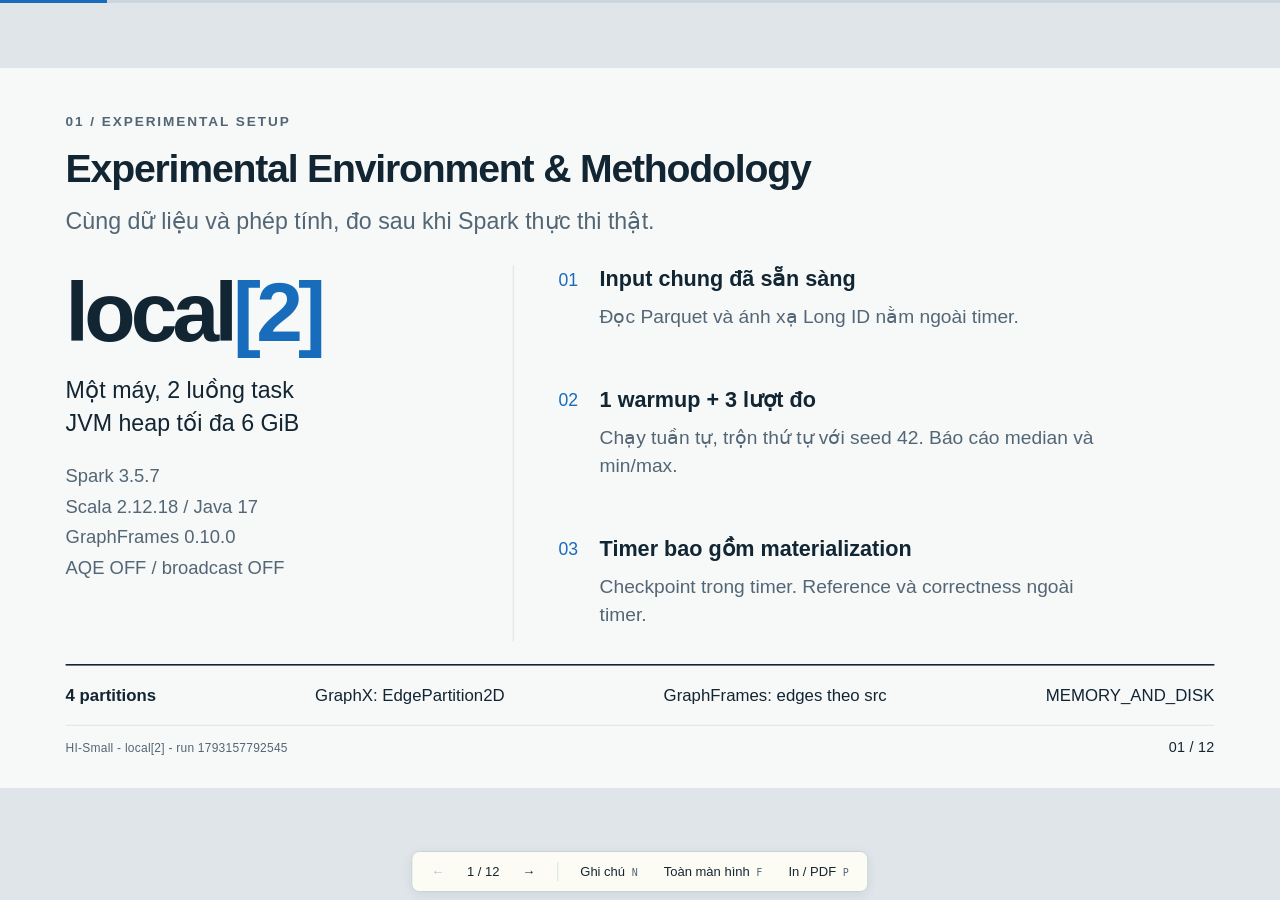
<file: presentation/index.html>
<!doctype html>
<html lang="vi"><head><meta charset="utf-8"><meta name="viewport" content="width=device-width, initial-scale=1"><meta name="color-scheme" content="light"><title>GraphX vs GraphFrames - Experimental Results</title><link rel="stylesheet" href="styles.css"><script defer src="assets/data.js"></script><script defer src="script.js"></script></head><body><main id="deck" aria-label="GraphX và GraphFrames, 12 slides">
<section class="slide active" id="slide-1" aria-label="Slide 1: Experimental Environment & Methodology" ><header><p class="eyebrow">01 / EXPERIMENTAL SETUP</p><h1>Experimental Environment & Methodology</h1><p class="lead">Cùng dữ liệu và phép tính, đo sau khi Spark thực thi thật.</p></header><div class="slide-content"><div class="setup"><div class="environment"><div class="big-label">local<span>[2]</span></div><p>Một máy, 2 luồng task<br>JVM heap tối đa 6 GiB</p><div class="runtime">Spark 3.5.7<br>Scala 2.12.18 / Java 17<br>GraphFrames 0.10.0<br>AQE OFF / broadcast OFF</div></div><div class="method"><div class="method-row"><b>01</b><div><h3>Input chung đã sẵn sàng</h3><p>Đọc Parquet và ánh xạ Long ID nằm ngoài timer.</p></div></div><div class="method-row"><b>02</b><div><h3>1 warmup + 3 lượt đo</h3><p>Chạy tuần tự, trộn thứ tự với seed 42. Báo cáo median và min/max.</p></div></div><div class="method-row"><b>03</b><div><h3>Timer bao gồm materialization</h3><p>Checkpoint trong timer. Reference và correctness ngoài timer.</p></div></div></div></div><div class="ribbon"><b>4 partitions</b><span>GraphX: EdgePartition2D</span><span>GraphFrames: edges theo src</span><span>MEMORY_AND_DISK</span></div></div><footer><span>HI-Small - local[2] - run 1793157792545</span><span>01 / 12</span></footer><aside class="speaker-notes">AQE và broadcast join đều tắt. GraphFrames vertices repartition theo id. Dọn cache workload mỗi lượt, giữ input chung. Hai implementation dùng chung JVM nên heap/RSS không phải peak RAM độc lập. Heap 6 GiB = 6.442.450.944 bytes. Không có cluster nhiều máy. Nguồn: notebook 03 cells 3, 7, 14, 31, 40 và environment.txt.</aside></section>

<section class="slide" id="slide-2" aria-label="Slide 2: Graph Scale & Benchmark Questions" inert><header><p class="eyebrow">01 / EXPERIMENTAL SETUP</p><h1>Graph Scale & Benchmark Questions</h1><p class="lead">Graph giao dịch giữ nguyên cạnh song song, không lấy mẫu.</p></header><div class="slide-content"><div class="scale"><div><strong>422,734</strong><span>tài khoản / vertices</span></div><div><strong>4,487,124</strong><span>giao dịch có hướng / edges</span></div></div><div class="questions"><div><span class="ordinal">A</span><h3>Build</h3><p>Tốn bao lâu để dựng<br>và materialize graph?</p></div><div><span class="ordinal">B</span><h3>Aggregation</h3><p>Mỗi tài khoản nhận<br>tổng cộng bao nhiêu USD?</p></div><div><span class="ordinal">C</span><h3>PageRank</h3><p>Chi phí cập nhật rank<br>qua đúng 5 vòng là gì?</p></div></div><div class="ribbon"><b>16 / 16</b><span>kiểm chứng framework đạt</span><b>24 / 24</b><span>kiểm chứng partition đạt</span><span>Reference độc lập theo từng vertex</span></div></div><footer><span>HI-Small - local[2] - run 1793157792545</span><span>02 / 12</span></footer><aside class="speaker-notes">Dữ liệu HI-Small sau preprocessing. Cùng mapping ID cho cả hai phía, amount quy đổi USD. PageRank không dùng amount làm trọng số và không phải mô hình phát hiện rửa tiền. Kiểm tra scaled error < 1e-9 và tổng rank lệch 1 < 1e-9. Giữ cạnh song song nên out-degree đếm giao dịch. 8 lượt framework gồm warmup, mỗi lượt kiểm tra incoming và PageRank. 24 lượt partition mỗi lượt kiểm tra PageRank.</aside></section>

<section class="slide" id="slide-3" aria-label="Slide 3: Graph Representation & Build" inert><header><p class="eyebrow">02 / GRAPHX VS GRAPHFRAMES</p><h1>Graph Representation & Build</h1><p class="lead">GraphX tạo cấu trúc graph chuyên dụng. GraphFrames giữ hai bảng.</p></header><div class="slide-content"><div class="code-pair"><div class="code-column gx"><h3>GraphX</h3><pre><code class="scala">val v = vertices.select("id").as[Long].rdd
  .map(id =&gt; (id, 1.0))
val e = edges.select("src", "dst", "amount")
  .as[(Long, Long, Double)].rdd
  .map { case (s, t, a) =&gt; Edge(s, t, a) }
val level = StorageLevel.MEMORY_AND_DISK
val gx = Graph(v, e, 1.0, level, level)
  .partitionBy(PartitionStrategy.EdgePartition2D, 4)
  .persist(level)
gx.vertices.count()
gx.edges.count()</code></pre></div><div class="code-column gf"><h3>GraphFrames</h3><pre><code class="scala">val v = vertices
  .select(col("id"), lit(1.0).as("value"))
  .repartition(4, col("id"))
  .persist(StorageLevel.MEMORY_AND_DISK)
val e = edges.select("src", "dst", "amount")
  .repartition(4, col("src"))
  .persist(StorageLevel.MEMORY_AND_DISK)
val gf = GraphFrame(v, e)
gf.vertices.count()
gf.edges.count()</code></pre></div></div><div class="two-insights"><p><b class="gx-text">VertexRDD + EdgeRDD</b><br>Index và routing hỗ trợ xử lý graph.</p><p><b class="gf-text">DataFrame + DataFrame</b><br>Biểu diễn bảng, thực thi qua Spark SQL.</p></div></div><footer><span>HI-Small - local[2] - run 1793157792545</span><span>03 / 12</span></footer><aside class="speaker-notes">Snippet minh họa cú pháp, không bao gồm đo và cleanup. Dùng imports org.apache.spark.graphx._, org.apache.spark.storage.StorageLevel, org.apache.spark.sql.functions._, org.graphframes.GraphFrame và spark.implicits._. Constructor truyền MEMORY_AND_DISK cho cả vertexStorageLevel và edgeStorageLevel trước khi persist, cùng policy với benchmark. Nguồn: notebook 03 buildGraphX và runGraphFrames. <a href="https://spark.apache.org/docs/3.5.7/graphx-programming-guide.html#optimized-representation">GraphX optimized representation</a>.</aside></section>

<section class="slide" id="slide-4" aria-label="Slide 4: Build Performance" inert><header><p class="eyebrow">02 / GRAPHX VS GRAPHFRAMES</p><h1>Build Performance</h1><p class="lead">GraphFrames dựng graph nhanh hơn khoảng 4 lần trong cấu hình này.</p></header><div class="slide-content"><div class="chart-pair"><figure class="chart"><figcaption>Build time<span>giây - thấp hơn tốt hơn</span></figcaption><div id="build-time" class="plot"></div></figure><figure class="chart"><figcaption>Cache cuối build<span>MiB - footprint được giữ</span></figcaption><div id="build-cache" class="plot"></div></figure></div><div class="explain"><div class="finding"><strong data-ratio="build">4.0×</strong><span>GraphFrames nhanh hơn khi build</span></div><div><h3>Chi phí chuẩn bị khác nhau</h3><p>GraphX chuyển sang RDD, partition cạnh và dựng cấu trúc graph. GraphFrames partition và cache các bảng có sẵn.</p><p class="muted">GraphX giữ nhiều cache hơn. Đây là quan sát footprint, chưa chứng minh cache tạo ra lợi thế tốc độ.</p></div></div></div><footer><span>HI-Small - local[2] - run 1793157792545</span><span>04 / 12</span></footer><aside class="speaker-notes">Build gồm tạo representation, repartition và materialize, không gồm đọc Parquet. Latest run: GraphX median 5.726s (5.685-5.750), GF 1.440s (1.387-1.451). Cache workload cuối build trừ input chung: 276.241 / 109.363 MiB. Build shuffle read: 51.340 / 79.246 MiB. Vì GraphFrames vẫn shuffle nhiều hơn nhưng nhanh hơn, không dùng shuffle một mình để giải thích wall time. Cơ chế index/routing là giải thích kiến trúc phù hợp, chưa phải thí nghiệm cô lập nguyên nhân.</aside></section>

<section class="slide" id="slide-5" aria-label="Slide 5: Message Aggregation" inert><header><p class="eyebrow">02 / GRAPHX VS GRAPHFRAMES</p><h1>Message Aggregation</h1><p class="lead">Cùng gửi amount tới đích và cộng theo tài khoản nhận.</p></header><div class="slide-content"><div class="code-pair compact"><div class="code-column gx"><h3>GraphX</h3><pre><code class="scala">val incoming = gx.aggregateMessages[Double](
  sendMsg = edge =&gt; edge.sendToDst(edge.attr),
  mergeMsg = (a, b) =&gt; a + b,
  tripletFields = TripletFields.None
)

// amount nằm trên cạnh
// Không yêu cầu thuộc tính vertex</code></pre></div><div class="code-column gf"><h3>GraphFrames</h3><pre><code class="scala">import org.graphframes.lib.AggregateMessages
import org.apache.spark.sql.functions._

val incoming = gf.aggregateMessages
  .sendToDst(AggregateMessages.edge("amount"))
  .agg(sum(AggregateMessages.msg).as("incoming"))

// Biểu thức cột và aggregation của Spark SQL</code></pre></div></div><div class="aggregation-example"><div><span>Giao dịch vào B</span><b>A → B: $100</b><b>C → B: $50</b></div><strong>SUM(amount)</strong><div><span>Kết quả</span><b>B nhận $150</b></div></div><p class="small-line">Timer gồm gửi message, cộng và materialize. Vertex không nhận message được xem là 0 khi kiểm chứng.</p></div><footer><span>HI-Small - local[2] - run 1793157792545</span><span>05 / 12</span></footer><aside class="speaker-notes">TripletFields.None cho GraphX biết phép tính không cần srcAttr hay dstAttr, chỉ edge.attr. GraphFrames gọi API aggregateMessages thật, không thay bằng groupBy thủ công để benchmark. Cả hai tạo kết quả lazy rồi count và sum để buộc thực thi. Nguồn: notebook 03 incomingAmounts, incomingFrame và timer aggregate. <a href="https://spark.apache.org/docs/3.5.7/graphx-programming-guide.html#aggregate-messages-aggregatemessages">GraphX aggregateMessages</a>.</aside></section>

<section class="slide" id="slide-6" aria-label="Slide 6: Aggregation Performance" inert><header><p class="eyebrow">02 / GRAPHX VS GRAPHFRAMES</p><h1>Aggregation Performance</h1><p class="lead">Một phép cộng đơn giản vẫn thể hiện chi phí thực thi rất khác nhau.</p></header><div class="slide-content"><div class="chart-pair"><figure class="chart"><figcaption>Aggregation time<span>giây - thấp hơn tốt hơn</span></figcaption><div id="aggregate-time" class="plot"></div></figure><figure class="chart"><figcaption>Shuffle read<span>MiB - một lượt aggregation</span></figcaption><div id="aggregate-shuffle" class="plot"></div></figure></div><div class="explain"><div class="finding"><strong data-ratio="aggregate">14.7×</strong><span>GraphX nhanh hơn khi aggregate</span></div><div><h3>Graph operator so với relational plan</h3><p>GraphX chỉ đọc thuộc tính cạnh. Plan GraphFrames đã ghi nhận SortMergeJoin, Exchange và HashAggregate.</p><p class="plan-line">GraphFrames: join endpoints → exchange → aggregate</p></div></div></div><footer><span>HI-Small - local[2] - run 1793157792545</span><span>06 / 12</span></footer><aside class="speaker-notes">Median thời gian: GX 0.138566s / GF 2.039674s. Read/write: GX 5.032158 MiB / GF 38.088821 MiB. Tasks GX 8 / GF 19. Đây là plan thực của run GraphFrames_r0_aggregate_plan.txt, bao gồm join nguồn, đích và vertex nhận. Không khẳng định mọi phiên bản hoặc mọi truy vấn GraphFrames tạo plan giống nhau. AQE và broadcast đã tắt. Shuffle read = local + remote, không phải lượng traffic giữa máy.</aside></section>

<section class="slide" id="slide-7" aria-label="Slide 7: Iterative PageRank" inert><header><p class="eyebrow">02 / GRAPHX VS GRAPHFRAMES</p><h1>Iterative PageRank</h1><p class="lead">Cùng công thức, khác cách gắn rank nguồn và cập nhật state.</p></header><div class="slide-content"><div class="formula">r′(v) = (1 − d)/N + d [ Σ<sub>u→v</sub> r(u)/outDegree(u) + D/N ]<span>d = 0.85 · rank ban đầu = 1/N · 5 vòng</span></div><div class="code-pair pr-code"><div class="code-column gx"><h3>GraphX</h3><pre><code class="scala">// g: rank ở vertex, 1 / outDegree ở edge
val messages = g.aggregateMessages[Double](
  e =&gt; e.sendToDst(e.srcAttr * e.attr),
  (a, b) =&gt; a + b,
  TripletFields.Src
)
val next = g.outerJoinVertices(messages) {
  (_, _, msg) =&gt;
    teleport + d * (msg.getOrElse(0.0) + share)
}</code></pre></div><div class="code-column gf"><h3>GraphFrames</h3><pre><code class="scala">// state: id, rank; weightedEdges: src, dst, weight
val graph = GraphFrame(state, weightedEdges)
val messages = graph.aggregateMessages
  .sendToDst(AggregateMessages.src("rank") *
    AggregateMessages.edge("weight"))
  .agg(sum(AggregateMessages.msg).as("message"))
val next = state.select("id")
  .join(messages, Seq("id"), "left")
  .select(col("id"), (lit(teleport) + lit(d) *
    (coalesce(col("message"), lit(0.0)) +
      lit(share))).as("rank"))</code></pre></div></div><p class="small-line">D là dangling mass. teleport = (1 − d)/N, share = D/N. Đoạn trích minh họa một vòng cập nhật.</p></div><footer><span>HI-Small - local[2] - run 1793157792545</span><span>07 / 12</span></footer><aside class="speaker-notes">Đây là PageRank tự triển khai qua aggregateMessages, không gọi built-in pageRank của GraphFrames hay GraphX. D được tính mỗi vòng bằng tổng rank của vertex outDegree=0. Hai bên đều giữ mọi vertex, kể cả isolated và vertex không có message. Weight = 1/outDegree, giữ cạnh song song và không dùng amount. Code minh họa bỏ out_degree trong output GF vì chỉ thể hiện contribution/update; implementation đầy đủ giữ out_degree cho vòng kế tiếp. Timer thật còn có dangling reduction, checkpoint và cleanup state cũ. 5 vòng không chứng minh hội tụ. Nguồn: notebook 03 pageRankStep, frameStep, preparePageRank và prepareFrame.</aside></section>

<section class="slide" id="slide-8" aria-label="Slide 8: PageRank Performance" inert><header><p class="eyebrow">02 / GRAPHX VS GRAPHFRAMES</p><h1>PageRank Performance</h1><p class="lead">Chi phí cập nhật lặp khuếch đại chênh lệch giữa hai implementation.</p></header><div class="slide-content"><div class="chart-pair"><figure class="chart"><figcaption>PageRank total time<span>giây - setup + 5 vòng</span></figcaption><div id="pr-time" class="plot"></div></figure><figure class="chart"><figcaption>Shuffle read của 5 vòng<span>MiB - không gồm setup</span></figcaption><div id="pr-shuffle" class="plot"></div></figure></div><div class="explain"><div class="finding"><strong data-ratio="pr_total">16.7×</strong><span>GraphX nhanh hơn ở PR total</span></div><div><h3>State và topology qua nhiều vòng</h3><p>GraphX tái sử dụng cấu trúc graph khi đổi thuộc tính. GraphFrames lặp lại message aggregation và join để cập nhật bảng state.</p><p class="muted">Checkpoint I/O nằm trong timer cả hai bên. Kết quả gắn với implementation và cấu hình này.</p></div></div></div><footer><span>HI-Small - local[2] - run 1793157792545</span><span>08 / 12</span></footer><aside class="speaker-notes">Median PR total GX 1.766371s / GF 29.470154s, tổng setup + 5 iterations trong từng run rồi mới median. Median tổng5iterations GX1.425465s / GF23.216977s. Median setupGX .340906/GF6.239716, các median riêng không nhất thiết cộng đúng median total. Shuffle5iterations read63.528628/197.535459 MiB, write36.933491/131.690823. 60/135 tasks qua5iterations. Khả năng reuse topology/index là kiến trúc GraphX được mô tả trong guide, chênh lệch đo được còn gồm planning, execution, cache, checkpoint, GC. Không tách được từng nguyên nhân bằng thí nghiệm này. <a href="https://spark.apache.org/docs/3.5.7/graphx-programming-guide.html#the-property-graph">GraphX property graph và tái sử dụng cấu trúc</a>.</aside></section>

<section class="slide" id="slide-9" aria-label="Slide 9: Partition Strategies: Theory & Scala Code" inert><header><p class="eyebrow">03 / GRAPHX PARTITION STRATEGIES</p><h1>Partition Strategies: Theory & Scala Code</h1><p class="lead">Giữ nguyên GraphX và phần cứng, chỉ thay strategy và số partition.</p></header><div class="slide-content"><div class="strategy-layout"><div class="strategy-list"><div><b class="random-text">RandomVertexCut</b><p>Hash cặp (src, dst). Baseline cùng P.<br>Không tối ưu trực tiếp số bản sao vertex.</p></div><div><b class="one-text">EdgePartition1D</b><p>Hash theo src, gom cạnh cùng nguồn.<br>Có thể lệch tải khi nguồn có nhiều cạnh.</p></div><div><b class="two-text">EdgePartition2D</b><p>Ánh xạ nguồn và đích vào lưới 2D.<br>Giới hạn replication lý thuyết ≤ 2⌈√P⌉.</p></div></div><div class="code-column gx"><h3>GraphX: một API, ba lựa chọn</h3><pre><code class="scala">val strategies = Seq(
  PartitionStrategy.RandomVertexCut,
  PartitionStrategy.EdgePartition1D,
  PartitionStrategy.EdgePartition2D
)
for (p &lt;- Seq(4, 16); s &lt;- strategies) {
  val g = Graph(vertexRDD, edgeRDD, 1.0)
    .partitionBy(s, p)
  // Cùng cache, PageRank và cách đo
}</code></pre></div></div><div class="ribbon"><b>3 strategies × 2 mức P</b><span>1 warmup + 3 lượt đo / cấu hình</span><span>Cả ba đều là vertex-cut</span></div></div><footer><span>HI-Small - local[2] - run 1793157792545</span><span>09 / 12</span></footer><aside class="speaker-notes">Vertex-cut chia cạnh thành partitions, vertex có thể xuất hiện ở nhiều edge partition. Edge-cut chia vertex thành tập và cắt cạnh nối các tập. Tên EdgePartition1D/2D không biến chúng thành edge-cut. GraphFrames repartition(src) là phân phối DataFrame, không tương đương API chiến lược edge-cut đầy đủ. Deck không đo vertex-cut vs edge-cut. Với P=4 và16 là số chính phương, bound2sqrt(P)=4 và8. Chặn lý thuyết không có nghĩa đo thực sẽ chạm bound hay2D thắng. vertexRDD và edgeRDD là RDD input chung, tương ứng v và e ở slide build. Snippet bỏ cleanup/timers để ngắn; benchmark thật chạy cấu hình theo thứ tự trộn và cleanup sau từng lượt. Nguồn notebook03 phần9. <a href="https://github.com/apache/spark/blob/v3.5.7/graphx/src/main/scala/org/apache/spark/graphx/PartitionStrategy.scala">Spark 3.5.7 PartitionStrategy source</a>.</aside></section>

<section class="slide" id="slide-10" aria-label="Slide 10: Load Balancing & Vertex Replication" inert><header><p class="eyebrow">03 / GRAPHX PARTITION STRATEGIES</p><h1>Load Balancing & Vertex Replication</h1><p class="lead">Random chia cạnh đều nhất, nhưng số bản sao vertex cao nhất.</p></header><div class="slide-content"><div class="strategy-legend"><span class="random-text">● RandomVertexCut</span><span class="one-text">● EdgePartition1D</span><span class="two-text">● EdgePartition2D</span></div><div class="chart-pair partition-charts"><figure class="chart"><figcaption>Độ lệch tải<span>max edges / mean edges - gần 1 là đều</span></figcaption><div id="load" class="plot"></div></figure><figure class="chart"><figcaption>Replication factor<span>edge partitions / vertex có cạnh</span></figcaption><div id="replication" class="plot"></div></figure></div><div class="two-insights"><p><b>Tại P = 16</b><br>1D có max/mean 1.508, so với Random 1.010.</p><p><b>Đổi lại, 1D ít nhân bản hơn</b><br>2.056 so với 2.589, giảm khoảng 21%.</p></div></div><footer><span>HI-Small - local[2] - run 1793157792545</span><span>10 / 12</span></footer><aside class="speaker-notes">Độ lệch tải tính bằng số cạnh lớn nhất chia trung bình trên toàn bộ edge partitions. Đây là proxy công việc, không phải thời gian task. RF = tổng số endpoint phân biệt theo từng edge partition / số vertex toàn cục có cạnh. Không tính isolated vertex vào mẫu số. RF không phải số bản sao vật lý của toàn bộ attributes và không quy đổi trực tiếp ra bytes. Các metrics cấu trúc xác định theo mapping ID của dataset này, đều bằng nhau ở3lượt của mỗi cấu hình. P4: Random1.006/1.938,1D1.096/1.707,2D1.022/1.663 (load/RF). P16: Random1.010/2.589,1D1.508/2.056,2D1.110/2.157. Nguồn partition_stats.csv và partition_per_run.csv.</aside></section>

<section class="slide" id="slide-11" aria-label="Slide 11: Shuffle & PageRank Performance" inert><header><p class="eyebrow">03 / GRAPHX PARTITION STRATEGIES</p><h1>Shuffle & PageRank Performance</h1><p class="lead">1D giảm shuffle rõ nhất. Shuffle local[2] chưa đo traffic giữa máy.</p></header><div class="slide-content"><div class="strategy-legend"><span class="random-text">● RandomVertexCut</span><span class="one-text">● EdgePartition1D</span><span class="two-text">● EdgePartition2D</span></div><div class="chart-pair partition-charts"><figure class="chart"><figcaption>Shuffle read của 5 vòng<span>MiB - không gồm build và setup</span></figcaption><div id="partition-shuffle" class="plot"></div></figure><figure class="chart"><figcaption>Tổng thời gian<span>giây - build + setup + 5 vòng</span></figcaption><div id="partition-time" class="plot"></div></figure></div><div class="two-insights"><p><b>P16: 1D so với Random</b><br>Read giảm 34%, tổng thời gian giảm 5.8%.</p><p><b>16 partitions chưa giúp chạy nhanh hơn</b><br>Số luồng vẫn là 2. Thời gian tổng tăng ở cả ba strategy.</p></div></div><footer><span>HI-Small - local[2] - run 1793157792545</span><span>11 / 12</span></footer><aside class="speaker-notes">Median với errorbar min/max3lượt, không phải CI và chưa có kiểm định ý nghĩa thống kê. Build+PR được cộng trong từng run trước khi median. Không cộng aggregation vì phần partition chỉ chạy PageRank. P4 PRtotal Random1.930/1D1.753/2D1.780, P16 2.471/2.161/2D2.194 s. WriteP4 Random44.586/1D37.161/2D36.933 MiB, P16 53.833/40.902/44.260. Tất cả spill0. Tăng P4→16 làm median total tăng Random10.0%,1D5.2%,2D6.0%, nhưng chỉ có3lượt nên tránh suy rộng hoặc gọi khác biệt nhỏ là chắc chắn. Local[2] đo local+remote shuffle, chưa đo network giữa máy. Nhân bản ít, shuffle ít, thời gian thấp có thể cùng xuất hiện nhưng chưa chứng minh quan hệ nhân quả. Nguồn partition_strategies/analysis/per_run.csv.</aside></section>

<section class="slide" id="slide-12" aria-label="Slide 12: Experimental Findings & Workload Suitability" inert><header><p class="eyebrow">04 / CONCLUSION</p><h1>Experimental Findings & Workload Suitability</h1><p class="lead">Lợi thế phụ thuộc công đoạn và cách thực thi workload.</p></header><div class="slide-content"><div class="conclusion-table"><div class="conclusion-row"><span class="gf-text">GraphFrames</span><div><h3>Build nhanh hơn khoảng 4×</h3><p>Phù hợp để cân nhắc khi workflow bắt đầu từ bảng và cần tích hợp SQL.<br>Lợi ích tích hợp là đặc tính API, chưa benchmark toàn bộ pipeline SQL.</p></div></div><div class="conclusion-row"><span class="gx-text">GraphX</span><div><h3>Aggregation 14.7×, PageRank total 16.7× nhanh hơn</h3><p>Đáng cân nhắc cho workload truyền message và cập nhật graph lặp lại.<br>Tổng các phase đã đo: <b>7.59 s so với 32.90 s</b>, chênh lệch 4.33×.</p></div></div><div class="conclusion-row"><span class="two-text">Partitioning</span><div><h3>Tải đều và ít shuffle là hai mục tiêu khác nhau</h3><p>Random cân bằng nhất, 1D ít shuffle nhất. Chọn bằng phép đo trên workload.<br>P = 16 chưa cải thiện thời gian trên local[2].</p></div></div></div><div class="closing">Phạm vi kết luận: HI-Small, một máy, cấu hình cố định và PageRank tự triển khai 5 vòng.</div></div><footer><span>HI-Small - local[2] - run 1793157792545</span><span>12 / 12</span></footer><aside class="speaker-notes">Tổng framework gồm build+aggregate+pr_setup+5iterations trong từng run. MedianGX7.589933s/GF32.896710s, ratio4.334255. Không suy rộng thành framework nào luôn nhanh hơn hoặc tiết kiệm RAM hơn. Muốn nói giảm network cần cluster và remote shuffle theo host/executor. Muốn khuyến nghị GraphFrames cho workload SQL về tốc độ cần benchmark end-to-end SQL riêng. Built-in algorithms, convergence, streaming, concurrency, cluster scaling và low-memory/spill nằm ngoài phạm vi. Nguồn notebook03/04 và snapshot assets/data. Các CSV kèm deck giữ bằng chứng để cập nhật biểu đồ.</aside></section></main><nav class="controls" aria-label="Điều khiển slide"><button id="prev" aria-label="Slide trước">←</button><span id="counter" aria-live="polite">1 / 12</span><button id="next" aria-label="Slide sau">→</button><span class="control-divider"></span><button id="notes" title="N: ghi chú" aria-pressed="false">Ghi chú <kbd>N</kbd></button><button id="fullscreen" title="F: fullscreen">Toàn màn hình <kbd>F</kbd></button><button id="print" title="P: in hoặc lưu PDF">In / PDF <kbd>P</kbd></button></nav><div class="progress" aria-hidden="true"><i></i></div><noscript><p class="noscript">Bật JavaScript để xem biểu đồ và điều hướng slide.</p></noscript></body></html>
</file>
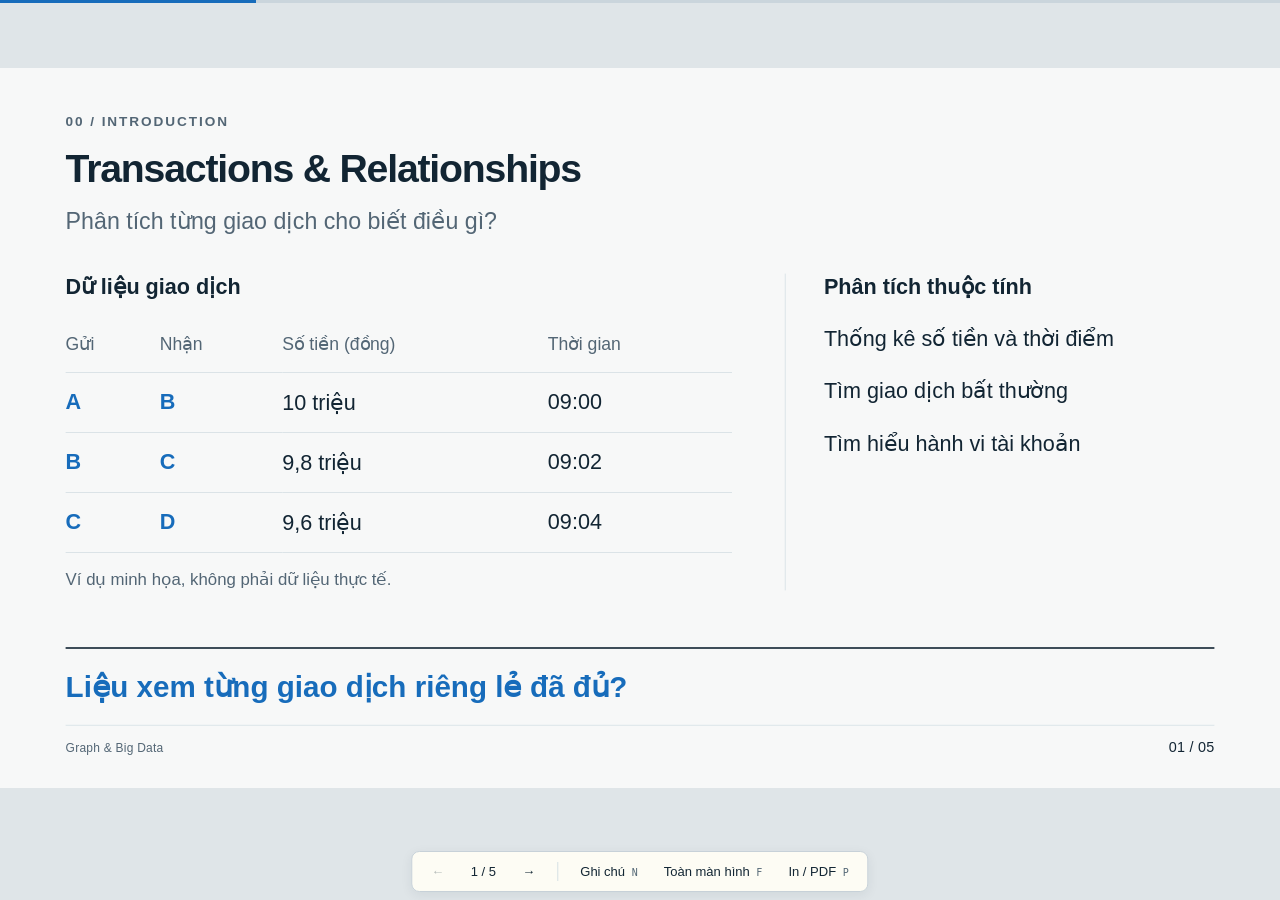
<file: presentation/introduction/index.html>
<!doctype html>
<html lang="vi">
<head>
<meta charset="utf-8">
<meta name="viewport" content="width=device-width, initial-scale=1">
<meta name="color-scheme" content="light">
<title>Graph & Big Data - Introduction</title>
<link rel="stylesheet" href="../styles.css">
<link rel="stylesheet" href="styles.css">
<script defer src="script.js"></script>
</head>
<body>
<main id="deck" aria-label="Giới thiệu Graph và Big Data, 5 slides">
<section class="slide active" id="slide-1" aria-label="Slide 1: Transactions & Relationships">
<header><p class="eyebrow">00 / INTRODUCTION</p><h1>Transactions & Relationships</h1><p class="lead">Phân tích từng giao dịch cho biết điều gì?</p></header>
<div class="slide-content"><div class="transaction-layout"><div><h3>Dữ liệu giao dịch</h3><table><thead><tr><th>Gửi</th><th>Nhận</th><th>Số tiền (đồng)</th><th>Thời gian</th></tr></thead><tbody><tr><td>A</td><td>B</td><td>10 triệu</td><td>09:00</td></tr><tr><td>B</td><td>C</td><td>9,8 triệu</td><td>09:02</td></tr><tr><td>C</td><td>D</td><td>9,6 triệu</td><td>09:04</td></tr></tbody></table><p class="small-line">Ví dụ minh họa, không phải dữ liệu thực tế.</p></div><div class="attribute-analysis"><h3>Phân tích thuộc tính</h3><p>Thống kê số tiền và thời điểm</p><p>Tìm giao dịch bất thường</p><p>Tìm hiểu hành vi tài khoản</p></div></div><p class="prompt">Liệu xem từng giao dịch riêng lẻ đã đủ?</p></div>
<footer><span>Graph & Big Data</span><span>01 / 05</span></footer>
<aside class="speaker-notes">Khi nói đến phân tích dữ liệu, thông thường chúng ta nghĩ đến thông tin hay thuộc tính của từng đối tượng. Trong tài chính, đó là tài khoản gửi, tài khoản nhận, số tiền và thời gian. Từ đây, ta thống kê, tìm giao dịch bất thường hoặc phân tích hành vi. Nhưng liệu xem từng giao dịch riêng lẻ đã đủ? Các số tiền và thời gian trên slide chỉ là ví dụ minh họa cho câu chuyện.</aside>
</section>

<section class="slide" id="slide-2" aria-label="Slide 2: Graph & Connected Data" inert>
<header><p class="eyebrow">00 / INTRODUCTION</p><h1>Graph & Connected Data</h1><p class="lead">Mối quan hệ giúp chúng ta nhìn thấy cấu trúc của dữ liệu.</p></header>
<div class="slide-content"><div class="relationship"><p class="graph-key"><span><b>Đỉnh</b> là tài khoản</span><span><b>Cạnh có hướng</b> là giao dịch chuyển tiền</span></p><div class="chain" role="img" aria-label="Chuỗi giao dịch từ tài khoản A tới B, B tới C và C tới D"><span>A</span><i>⟶</i><span>B</span><i>⟶</i><span>C</span><i>⟶</i><span>D</span></div><p class="chain-caption">Một giao dịch có thể bình thường.<br>Chuỗi liên kết có thể gợi ra mẫu cần kiểm tra.</p></div><div class="algorithm-row"><div><h3>Đường đi ngắn nhất</h3><p>Kết nối qua những đỉnh nào?</p></div><div><h3>Phát hiện cộng đồng</h3><p>Những đỉnh nào liên kết chặt?</p></div><div><h3>Độ quan trọng của đỉnh</h3><p>Đỉnh nào nổi bật trong mạng?</p></div></div><p class="small-line">Ứng dụng khác: gợi ý sản phẩm, mạng giao thông, mạng lưới thông tin.</p></div>
<footer><span>Graph & Big Data</span><span>02 / 05</span></footer>
<aside class="speaker-notes">Giá trị của dữ liệu còn nằm ở quan hệ giữa các đối tượng. Một giao dịch A sang B có thể hoàn toàn bình thường. Khi nối thêm B sang C và C sang D, chúng ta thấy chuỗi giao dịch mà việc xem từng dòng khó thể hiện. Một chuỗi tự nó không chứng minh hành vi bất thường hay rửa tiền, cần thêm ngữ cảnh để đánh giá. Graph biểu diễn đối tượng bằng đỉnh và quan hệ bằng cạnh. Những thuật toán như đường đi ngắn nhất, phát hiện cộng đồng và xác định đỉnh quan trọng cho phép khai thác cấu trúc liên kết. Điều này cũng hữu ích cho gợi ý sản phẩm, giao thông và thông tin.</aside>
</section>

<section class="slide" id="slide-3" aria-label="Slide 3: Graph at Big Data Scale" inert>
<header><p class="eyebrow">00 / INTRODUCTION</p><h1>Graph at Big Data Scale</h1><p class="lead">Điều gì xảy ra khi đồ thị ngày càng lớn?</p></header>
<div class="slide-content"><div class="scale-comparison"><div><p class="scale-label">QUY MÔ NHỎ</p><strong>Vài nghìn</strong><p>tài khoản, số giao dịch nhỏ</p><p class="muted">Có thể xử lý trên một máy.</p></div><div><p class="scale-label">QUY MÔ LỚN</p><strong>Hàng triệu</strong><p>giao dịch mỗi ngày</p><p class="muted">Dữ liệu liên tục, liên kết phức tạp.</p></div></div><div class="iteration"><h3>PageRank cần nhiều vòng tính toán</h3><p>Mỗi vòng cập nhật mức độ quan trọng của đỉnh dựa trên các liên kết.</p><div class="iteration-line"><span>Rank hiện tại</span><b>⟶</b><span>Truyền đóng góp theo cạnh</span><b>⟶</b><span>Rank mới</span></div><p class="small-line">Lặp lại trên toàn đồ thị làm tăng chi phí tính toán và trao đổi dữ liệu.</p></div><p class="prompt compact-prompt">Một máy có thể gặp giới hạn bộ nhớ và thời gian xử lý.</p></div>
<footer><span>Graph & Big Data</span><span>03 / 05</span></footer>
<aside class="speaker-notes">Graph giải quyết việc biểu diễn và phân tích quan hệ, nhưng quy mô tạo ra thách thức mới. Với vài trăm hoặc vài nghìn tài khoản và ít giao dịch, ta có thể xử lý trên một máy. Các hệ thống tài chính lớn có thể ghi nhận hàng triệu giao dịch mỗi ngày, dữ liệu liên tục và đa dạng. Đây là mô tả tình huống theo script, không phải thống kê của bộ dữ liệu benchmark trong phần sau. PageRank cập nhật mức độ quan trọng của đỉnh dựa trên liên kết và cần nhiều vòng tính toán. Khi số đỉnh và cạnh lớn, việc quét cạnh, lưu trạng thái và cập nhật lặp đòi hỏi nhiều tài nguyên. Câu hỏi chuyển thành làm thế nào để xử lý graph hiệu quả trên dữ liệu lớn.</aside>
</section>

<section class="slide" id="slide-4" aria-label="Slide 4: Distributed Graph Processing" inert>
<header><p class="eyebrow">00 / INTRODUCTION</p><h1>Distributed Graph Processing</h1><p class="lead">Phân chia đồ thị và khối lượng tính toán trên nhiều máy.</p></header>
<div class="slide-content"><div class="distributed-explanation"><div class="distributed-main"><h3>Xử lý phân tán</h3><p>Mỗi máy giữ và xử lý một phần dữ liệu.</p><p>Các phần trao đổi thông tin theo liên kết và phối hợp qua các vòng tính toán.</p></div><div class="distributed-limits"><h3>Khả năng mở rộng</h3><p>Chia sẻ bộ nhớ và tài nguyên tính toán giữa nhiều máy.</p><p class="muted">Hiệu quả còn phụ thuộc cách phân chia dữ liệu và chi phí giao tiếp.</p></div></div><div class="spark-tools"><p class="scale-label">TRONG HỆ SINH THÁI APACHE SPARK</p><div class="tool-names"><strong class="gx-text">GraphX</strong><span>và</span><strong class="gf-text">GraphFrames</strong></div><p>Biểu diễn và xử lý đồ thị theo hướng phân tán.</p></div></div>
<footer><span>Graph & Big Data</span><span>04 / 05</span></footer>
<aside class="speaker-notes">Vấn đề không còn chỉ là phân tích đồ thị như thế nào, mà là thực hiện hiệu quả trên quy mô lớn. Khi một máy gặp hạn chế bộ nhớ, thời gian hoặc khả năng mở rộng, hệ thống phân tán cho phép phân chia dữ liệu và khối lượng tính toán trên nhiều máy. Các phần đồ thị vẫn liên hệ với nhau nên phải trao đổi thông tin. Phân tán không bảo đảm thuật toán luôn nhanh hơn vì có chi phí giao tiếp và phối hợp. Trong hệ sinh thái Apache Spark, GraphX và GraphFrames hỗ trợ biểu diễn và xử lý graph theo hướng phân tán. Phần giới thiệu chỉ đặt vấn đề, các chi tiết sẽ xuất hiện ở phần sau.</aside>
</section>

<section class="slide" id="slide-5" aria-label="Slide 5: Outline" inert>
<header><p class="eyebrow">00 / INTRODUCTION</p><h1>Outline</h1></header>
<div class="slide-content"><div class="outline"><h2><span>01</span>Lý thuyết đồ thị</h2><h2><span>02</span>Xử lý đồ thị phân tán trong Big Data</h2></div></div>
<footer><span>Graph & Big Data</span><span>05 / 05</span></footer>
<aside class="speaker-notes">Sau phần giới thiệu, chúng ta sẽ tìm hiểu hai phần. Thứ nhất là lý thuyết đồ thị để hiểu cách biểu diễn quan hệ và những thuật toán khai thác chúng. Thứ hai là xử lý đồ thị trong môi trường Big Data và dữ liệu phân tán.</aside>
</section>
</main>
<nav class="controls" aria-label="Điều khiển slide"><button id="prev" aria-label="Slide trước">←</button><span id="counter" aria-live="polite">1 / 5</span><button id="next" aria-label="Slide sau">→</button><span class="control-divider"></span><button id="notes" title="N: ghi chú" aria-pressed="false">Ghi chú <kbd>N</kbd></button><button id="fullscreen" title="F: fullscreen">Toàn màn hình <kbd>F</kbd></button><button id="print" title="P: in hoặc lưu PDF">In / PDF <kbd>P</kbd></button></nav>
<div class="progress" aria-hidden="true"><i></i></div>
</body>
</html>
</file>
<file: presentation/styles.css>
/* Slide canvas: edit these tokens and layout rules directly. No external assets. */
:root{--paper:#f7f8f8;--ink:#122533;--muted:#536675;--rule:#d5dfe4;--gx:#176cbb;--gf:#c66a24;--random:#176cbb;--one:#7953b5;--two:#078276;--code:#122633;--slide-scale:1;--width:1600px;--height:900px}
*{box-sizing:border-box}html,body{margin:0;width:100%;height:100%;overflow:hidden}body{background:#dfe5e8;color:var(--ink);font-family:Arial,"Helvetica Neue",sans-serif;-webkit-font-smoothing:antialiased}button{font:inherit}#deck{position:absolute;left:50%;top:50%;width:var(--width);height:var(--height);transform:translate(-50%,-50%) scale(var(--slide-scale));transform-origin:center}.slide{position:absolute;inset:0;display:none;background:var(--paper);padding:55px 82px 40px;overflow:hidden}.slide.active{display:flex;flex-direction:column}.eyebrow{margin:0 0 18px;font-size:17px;letter-spacing:2.4px;font-weight:700;color:var(--muted)}h1{font-size:49px;letter-spacing:-1.5px;line-height:1.14;margin:0 0 18px;font-weight:700}p{margin:0;line-height:1.45}.lead{font-size:29px;color:var(--muted);line-height:1.35}h3{font-size:27px;line-height:1.3;margin:0 0 12px}header{flex-shrink:0}.slide-content{flex:1;min-height:0;padding-top:36px;display:flex;flex-direction:column;justify-content:flex-start;gap:28px}footer{display:flex;justify-content:space-between;align-items:center;border-top:1px solid var(--rule);padding-top:17px;font-size:15px;letter-spacing:.3px;color:var(--muted);margin-top:23px;flex-shrink:0}footer span:last-child{font-size:18px;color:var(--ink);font-variant-numeric:tabular-nums}.gx-text{color:var(--gx)}.gf-text{color:var(--gf)}.random-text{color:var(--random)}.one-text{color:var(--one)}.two-text{color:var(--two)}.muted{color:var(--muted)}.small-line{font-size:21px;color:var(--muted);line-height:1.4}.ribbon{display:flex;align-items:center;justify-content:space-between;border-top:2px solid var(--ink);padding:23px 0 0;font-size:21px;gap:22px;margin-top:auto;line-height:1.35}.ribbon b{white-space:nowrap;color:var(--ink)}.setup{display:grid;grid-template-columns:39% 61%;flex:1;gap:0}.environment{border-right:1px solid var(--rule);padding-right:45px}.big-label{font-size:105px;letter-spacing:-6px;line-height:1.1;font-weight:700}.big-label span{color:var(--gx)}.environment>p{font-size:29px;margin:19px 0 27px}.runtime{font-size:23px;line-height:1.65;color:var(--muted)}.method{padding-left:56px;display:flex;flex-direction:column;justify-content:space-between;padding-bottom:16px}.method-row{display:flex;gap:27px}.method-row>b{font-size:22px;font-weight:400;color:var(--gx);padding-top:5px}.method-row p{font-size:24px;color:var(--muted);max-width:650px}.scale{display:grid;grid-template-columns:1fr 1fr;padding-top:14px;gap:65px}.scale>div{display:flex;flex-direction:column;gap:10px}.scale strong{font-size:100px;letter-spacing:-5px;font-weight:700}.scale span{font-size:26px;color:var(--muted)}.questions{display:grid;grid-template-columns:repeat(3,1fr);gap:42px;margin-top:25px;padding-top:30px;border-top:1px solid var(--rule)}.questions>div{position:relative;padding-left:45px}.ordinal{position:absolute;left:0;top:4px;font-size:20px;color:var(--gx)}.questions h3{font-size:29px}.questions p{font-size:25px;color:var(--muted)}.code-pair{display:grid;grid-template-columns:1fr 1fr;gap:32px}.code-column{min-width:0}.code-column h3{font-size:24px;padding-bottom:13px;border-bottom:3px solid var(--gx);margin-bottom:0}.code-column.gf h3{border-color:var(--gf)}.code-column.gx h3{color:var(--gx)}.code-column.gf h3{color:var(--gf)}pre{margin:0;padding:25px 24px;background:var(--code);color:#e5eff4;border-radius:0;font:19px/1.57 "DejaVu Sans Mono",Consolas,monospace;tab-size:2;white-space:pre;overflow:hidden}code{font:inherit}.tok-comment{color:#9aafba}.tok-string{color:#c4e99a}.tok-number{color:#ffc88c}.tok-keyword{color:#8ecfff}.tok-type{color:#c8b1fa}.two-insights{display:grid;grid-template-columns:1fr 1fr;gap:40px;border-top:1px solid var(--rule);padding-top:21px;margin-top:auto}.two-insights p{font-size:24px;line-height:1.45}.two-insights b{font-size:25px}.compact pre{min-height:275px;font-size:21px;padding:17px 24px}.aggregation-example{display:flex;justify-content:center;align-items:center;gap:100px;margin:10px 0}.aggregation-example>div{display:flex;flex-direction:column;gap:8px}.aggregation-example span{font-size:19px;color:var(--muted)}.aggregation-example b{font-size:27px;font-weight:500}.aggregation-example>strong{font-family:monospace;font-size:30px;padding:12px 0;border-bottom:3px solid var(--gx)}.chart-pair{display:grid;grid-template-columns:1fr 1fr;gap:55px}.chart{margin:0;min-width:0}.chart figcaption{font-size:27px;font-weight:700;line-height:1.3;margin-bottom:10px}.chart figcaption span{display:block;font-size:19px;color:var(--muted);font-weight:400;margin-top:7px}.plot{height:220px}.plot svg{width:100%;height:100%;overflow:visible;display:block}.plot svg text{font-family:Arial,"Helvetica Neue",sans-serif;fill:var(--ink);font-variant-numeric:tabular-nums}.plot svg .grid{stroke:#d7e0e5;stroke-width:1}.plot svg .axis-label{fill:#647784;font-size:16px}.plot svg .bar-label{font-size:22px}.plot svg .value-label{font-size:23px;font-weight:700}.plot svg .group-label{font-size:18px;font-weight:700;fill:#536675}.plot svg .error{stroke:var(--ink);stroke-width:2}.explain{display:grid;grid-template-columns:34% 1fr;border-top:1px solid var(--rule);padding-top:26px;gap:25px;margin-top:0}.finding{padding-right:60px}.finding strong{font-size:83px;line-height:1.1;letter-spacing:-4px;color:var(--gx);display:block}.finding span{display:block;margin-top:8px;font-size:23px;line-height:1.35}.explain h3{font-size:28px}.explain p{font-size:25px;max-width:850px}.explain .muted{font-size:21px;margin-top:13px}#slide-4 .finding strong{color:var(--gf)}.plan-line{font:22px/1.5 "DejaVu Sans Mono",monospace!important;margin-top:15px;color:var(--muted)}.formula{font-family:Georgia,serif;font-size:31px;padding:0 0 20px;border-bottom:1px solid var(--rule);line-height:1.4}.formula span{font:20px Arial,sans-serif;float:right;padding-top:8px;color:var(--muted)}.pr-code pre{font-size:19px;line-height:1.56;padding:21px 22px;min-height:372px}#slide-7 .slide-content{gap:20px;padding-top:24px}#slide-7 .small-line{font-size:20px}.strategy-layout{display:grid;grid-template-columns:48% 1fr;gap:35px}.strategy-list{display:flex;flex-direction:column;gap:27px;padding-top:3px;padding-right:25px}.strategy-list b{font-size:28px}.strategy-list p{font-size:24px;margin-top:7px;color:var(--muted)}.strategy-layout pre{font-size:20px;line-height:1.65}.strategy-legend{display:flex;gap:45px;font-size:21px}.partition-charts .plot{height:324px}.partition-charts .chart figcaption{font-size:26px}#slide-10 .slide-content,#slide-11 .slide-content{gap:18px;padding-top:29px}.partition-charts .plot svg .bar-label{font-size:19px}.partition-charts .plot svg .value-label{font-size:21px}.conclusion-table{display:flex;flex-direction:column;gap:27px}.conclusion-row{display:grid;grid-template-columns:250px 1fr;gap:25px;border-bottom:1px solid var(--rule);padding-bottom:25px}.conclusion-row>span{font-size:28px;font-weight:700;line-height:1.3}.conclusion-row h3{font-size:28px;margin:0 0 8px}.conclusion-row p{font-size:23px;color:var(--muted);line-height:1.5}.closing{font-size:24px;color:var(--ink);border-left:4px solid var(--two);padding-left:21px;margin-top:0}.speaker-notes{display:none;position:absolute;inset:auto 64px 76px;background:#fff;color:var(--ink);padding:26px 32px;border:2px solid var(--rule);box-shadow:0 10px 50px #12253333;font-size:22px;line-height:1.55;max-height:560px;overflow:auto;z-index:3}.speaker-notes::before{content:'GHI CHÚ THUYẾT TRÌNH';display:block;font-size:16px;font-weight:700;letter-spacing:1.3px;margin-bottom:13px;color:var(--two)}.show-notes .active .speaker-notes{display:block}.speaker-notes a{color:var(--gx)}.controls{position:fixed;bottom:8px;left:50%;transform:translateX(-50%);display:flex;align-items:center;gap:8px;padding:5px 10px;background:#fffef5ed;border:1px solid #c7d1d8;border-radius:8px;z-index:10;box-shadow:0 3px 12px #12253312;white-space:nowrap}.controls button{background:transparent;border:0;color:var(--ink);font-size:13px;padding:7px 9px;cursor:pointer;border-radius:4px}.controls button:hover,.controls button[aria-pressed=true]{background:#e7edf1}.controls button:focus-visible{outline:2px solid var(--gx)}.controls button:disabled{opacity:.3;cursor:default}#counter{min-width:44px;text-align:center;font-size:13px;font-variant-numeric:tabular-nums}.control-divider{height:19px;width:1px;background:var(--rule);margin:0 5px}kbd{font-size:10px;color:var(--muted);margin-left:3px}.progress{position:fixed;top:0;left:0;width:100%;height:3px;background:#cad5dc;z-index:10}.progress i{display:block;height:100%;width:8.333%;background:var(--gx);transition:width .18s}body:fullscreen{background:#101d26}body:fullscreen .controls{opacity:.15;transition:opacity .2s}body:fullscreen .controls:hover,body:fullscreen .controls:focus-within{opacity:1}.noscript{position:fixed;inset:10px 10px auto;background:white;padding:15px;color:#a00000;z-index:20}
@media(max-width:700px){.controls{gap:2px;bottom:3px;padding:3px}.controls button{padding:6px;font-size:11px}kbd{display:none}.control-divider{margin:0 2px}}
@media(prefers-reduced-motion:reduce){.progress i{transition:none}}
@page{size:16in 9in;margin:0}
@media print{html,body{height:auto!important;width:1600px!important;overflow:visible!important;background:white!important;-webkit-print-color-adjust:exact;print-color-adjust:exact}#deck{position:static;transform:none!important;width:1600px;height:auto}.slide,.slide.active{position:relative;display:flex!important;flex-direction:column!important;width:1600px;height:900px;break-after:page;page-break-after:always;overflow:hidden}.slide:last-child{break-after:auto;page-break-after:auto}.controls,.progress,.speaker-notes,.noscript{display:none!important}a{color:inherit;text-decoration:none}}
</file>
<file: presentation/introduction/styles.css>
/* Introduction layouts on the shared 1600 x 900 presentation canvas. */
.transaction-layout{display:grid;grid-template-columns:58% 1fr;gap:66px;padding-top:10px}
table{width:100%;border-collapse:collapse;font-size:27px;margin:20px 0 18px;text-align:left}th{font-size:22px;color:var(--muted);font-weight:400}th,td{padding:21px 22px 21px 0;border-bottom:1px solid var(--rule)}td:first-child,td:nth-child(2){font-weight:700;color:var(--gx)}
.attribute-analysis{border-left:1px solid var(--rule);padding-left:48px}.attribute-analysis p{font-size:27px;margin-top:27px}
.prompt{font-size:37px;font-weight:700;color:var(--gx);margin-top:auto;padding-top:24px;border-top:2px solid var(--ink);line-height:1.3}
.graph-key{font-size:25px;color:var(--muted);display:flex;justify-content:space-between}.graph-key b{color:var(--ink)}
.chain{display:flex;align-items:center;justify-content:center;gap:56px;font-size:91px;font-weight:700;margin:24px 0 12px;color:var(--gx);line-height:1.3}.chain i{font-size:68px;font-style:normal;font-weight:400;color:var(--muted)}
.chain-caption{text-align:center;font-size:27px;line-height:1.4}.algorithm-row{display:grid;grid-template-columns:repeat(3,1fr);gap:32px;border-top:1px solid var(--rule);padding-top:25px;margin-top:auto}.algorithm-row h3{font-size:25px}.algorithm-row p{font-size:23px;color:var(--muted)}
.scale-comparison{display:grid;grid-template-columns:1fr 1fr;gap:70px}.scale-comparison>div+div{border-left:1px solid var(--rule);padding-left:65px}.scale-label{font-size:18px;letter-spacing:1.7px;font-weight:700;color:var(--muted);margin-bottom:14px}.scale-comparison strong{font-size:67px;letter-spacing:-2px;line-height:1.2;display:block;color:var(--gx);margin-bottom:15px}.scale-comparison p:not(.scale-label){font-size:26px;line-height:1.4}.scale-comparison .muted{margin-top:8px}
.iteration{border-top:1px solid var(--rule);padding-top:22px}.iteration h3{margin-bottom:8px}.iteration>p{font-size:24px}.iteration-line{display:flex;align-items:center;justify-content:space-between;font-size:26px;margin:24px 0}.iteration-line b{font-size:36px;color:var(--gx);font-weight:400}.iteration .small-line{font-size:21px}.compact-prompt{font-size:29px;padding-top:18px}
.distributed-explanation{display:grid;grid-template-columns:1fr 1fr;gap:70px;padding-top:10px}.distributed-explanation h3{font-size:32px;color:var(--gx)}.distributed-explanation p{font-size:29px;margin-top:20px;line-height:1.5}.distributed-limits{border-left:1px solid var(--rule);padding-left:55px}.distributed-limits p{font-size:27px}.spark-tools{border-top:2px solid var(--ink);padding-top:25px;margin-top:auto}.tool-names{display:flex;gap:42px;align-items:baseline;margin:8px 0 12px}.tool-names strong{font-size:65px;letter-spacing:-2px}.tool-names span{font-size:27px;color:var(--muted)}.spark-tools>p:last-child{font-size:27px}
.outline{display:flex;flex-direction:column;justify-content:center;gap:68px;flex:1;padding-bottom:65px}.outline h2{margin:0;display:flex;align-items:baseline;gap:40px;font-size:48px;line-height:1.3;letter-spacing:-.7px}.outline h2 span{font-size:27px;font-weight:400;color:var(--gx);letter-spacing:0}
/* Neutralize benchmark slide-specific rules on introduction slide numbers. */
#slide-4 .slide-content,#slide-7 .slide-content{gap:28px;padding-top:36px}
.progress i{width:20%}
</file>
